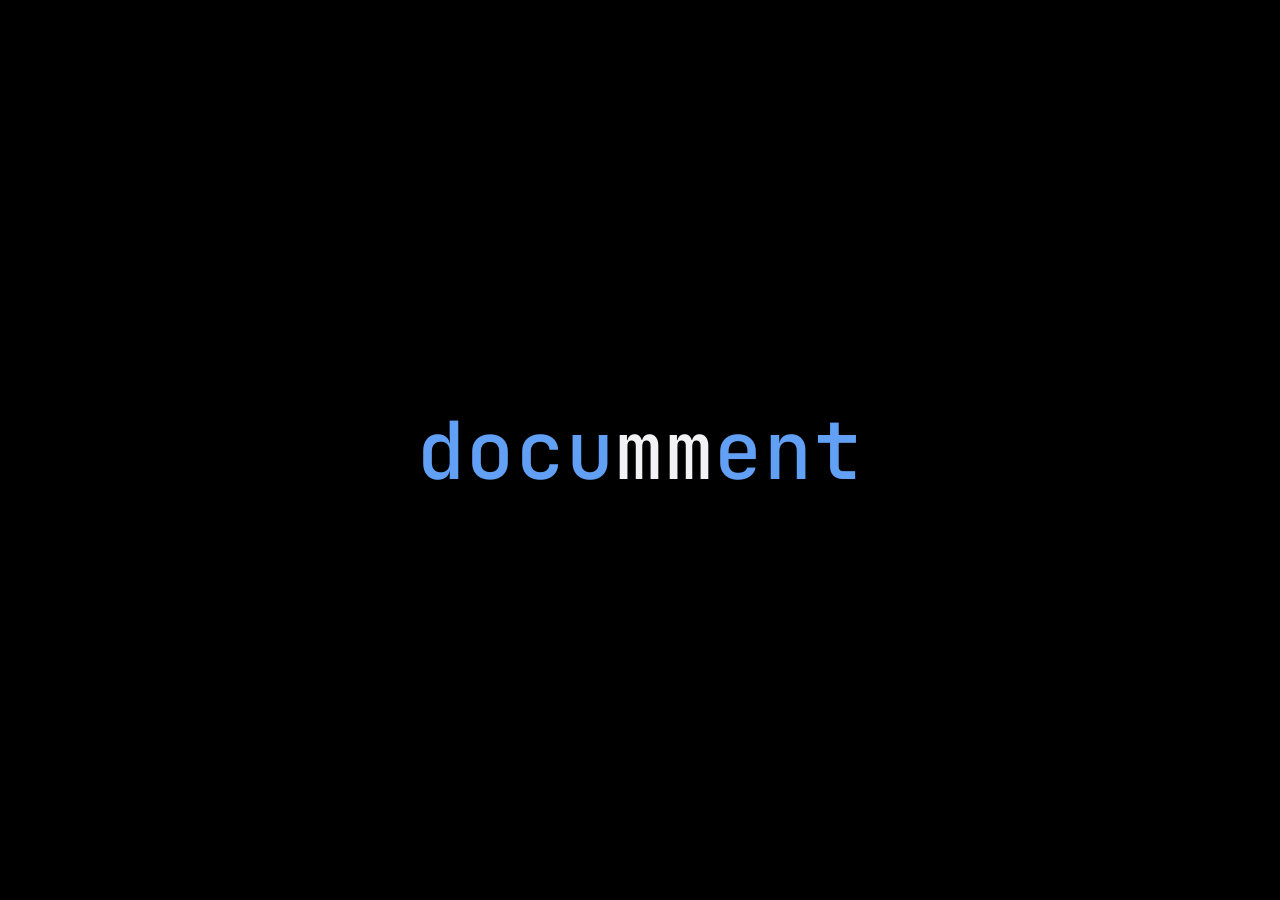
<file: index.html>
<!doctype html>
<html lang="en">
<head>
  <meta charset="utf-8">
  <meta name="viewport" content="width=device-width, initial-scale=1">
  <title>DocuMMent</title>
  <meta name="theme-color" content="#000000">
  <link rel="icon" type="image/png" href="images/favicon.png">
  <link rel="apple-touch-icon" href="images/apple-touch-icon.png">
  <link rel="preconnect" href="https://fonts.googleapis.com">
  <link rel="preconnect" href="https://fonts.gstatic.com" crossorigin>
  <link href="https://fonts.googleapis.com/css2?family=JetBrains+Mono:wght@500&display=swap" rel="stylesheet">
  <link rel="stylesheet" href="styles.css?v=4">
  <style>
    body { min-height: 100vh; min-height: 100dvh; display: grid; place-items: center; margin: 0; }
    .wordmark { font-size: clamp(2.5rem, 9vw, 5rem); }
  </style>
</head>
<body>
  <h1 class="wordmark" aria-label="DocuMMent">docu<b>mm</b>ent</h1>
</body>
</html>
</file>
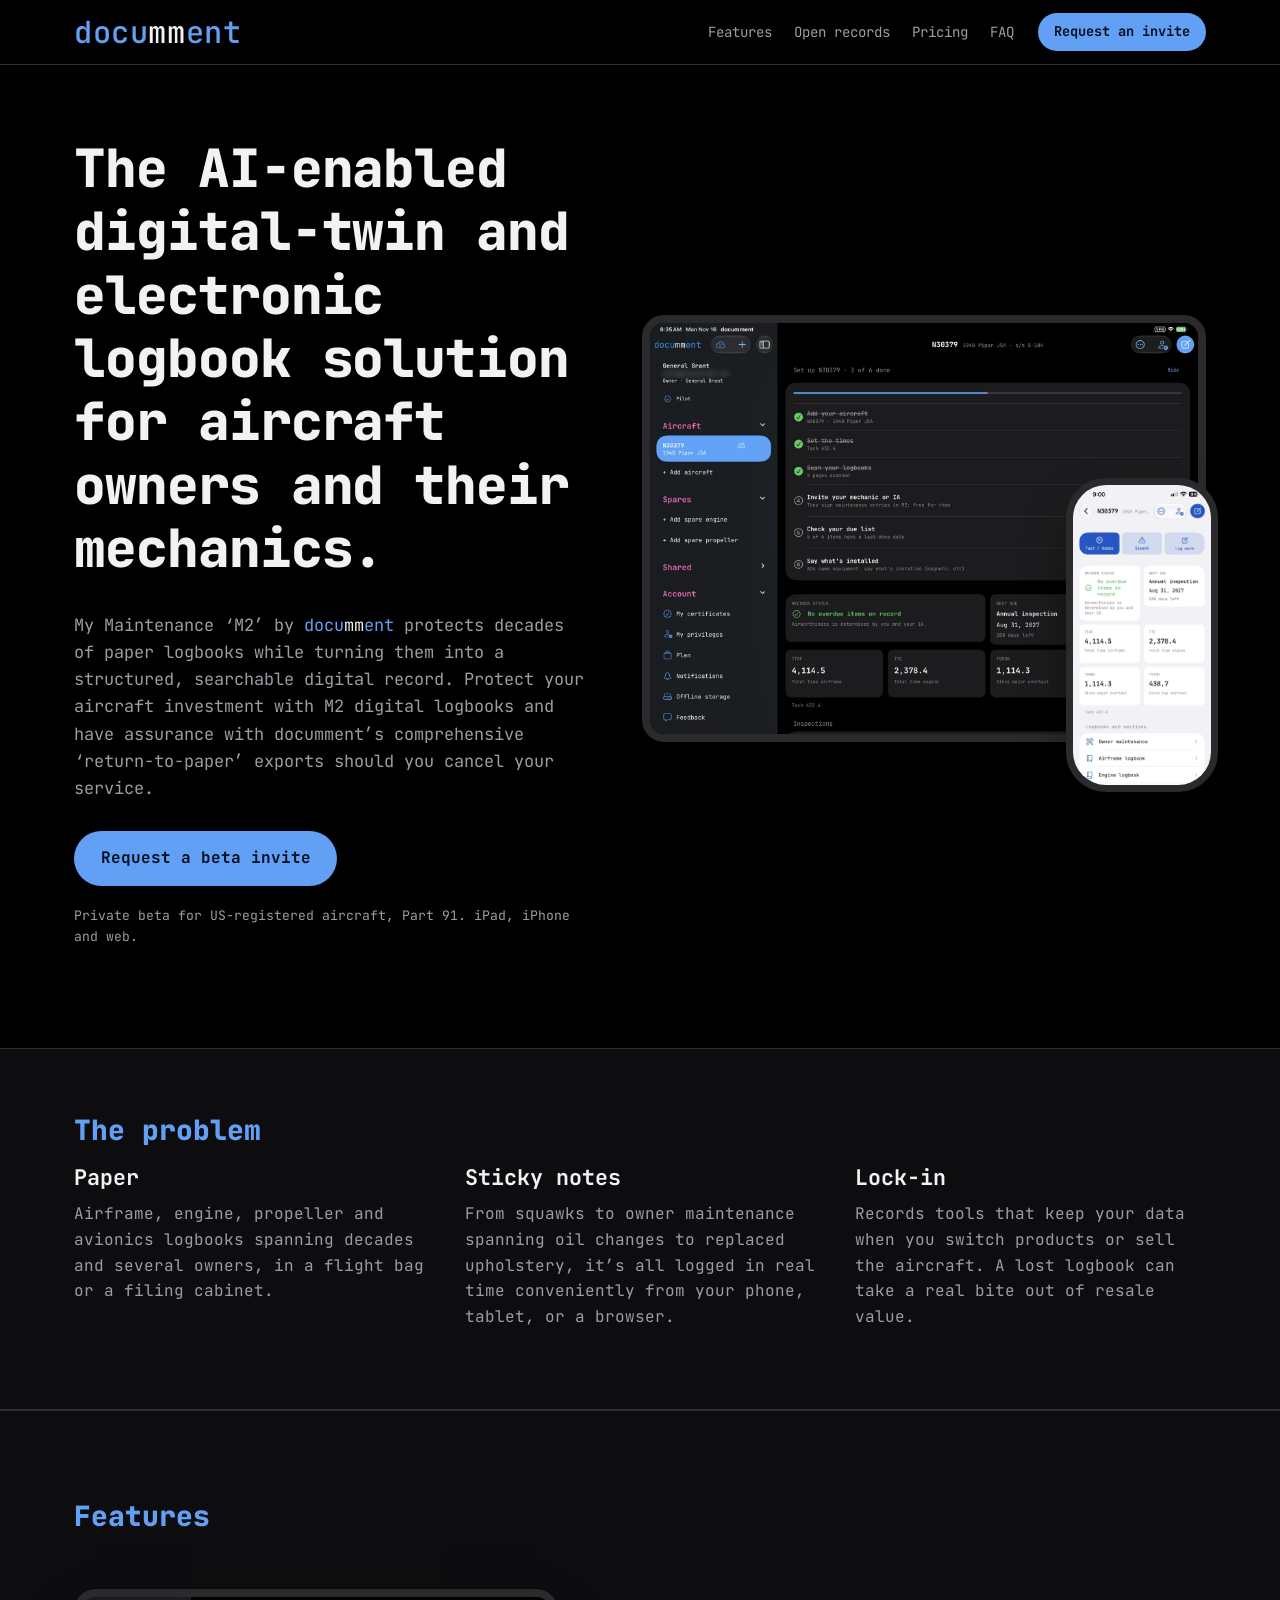
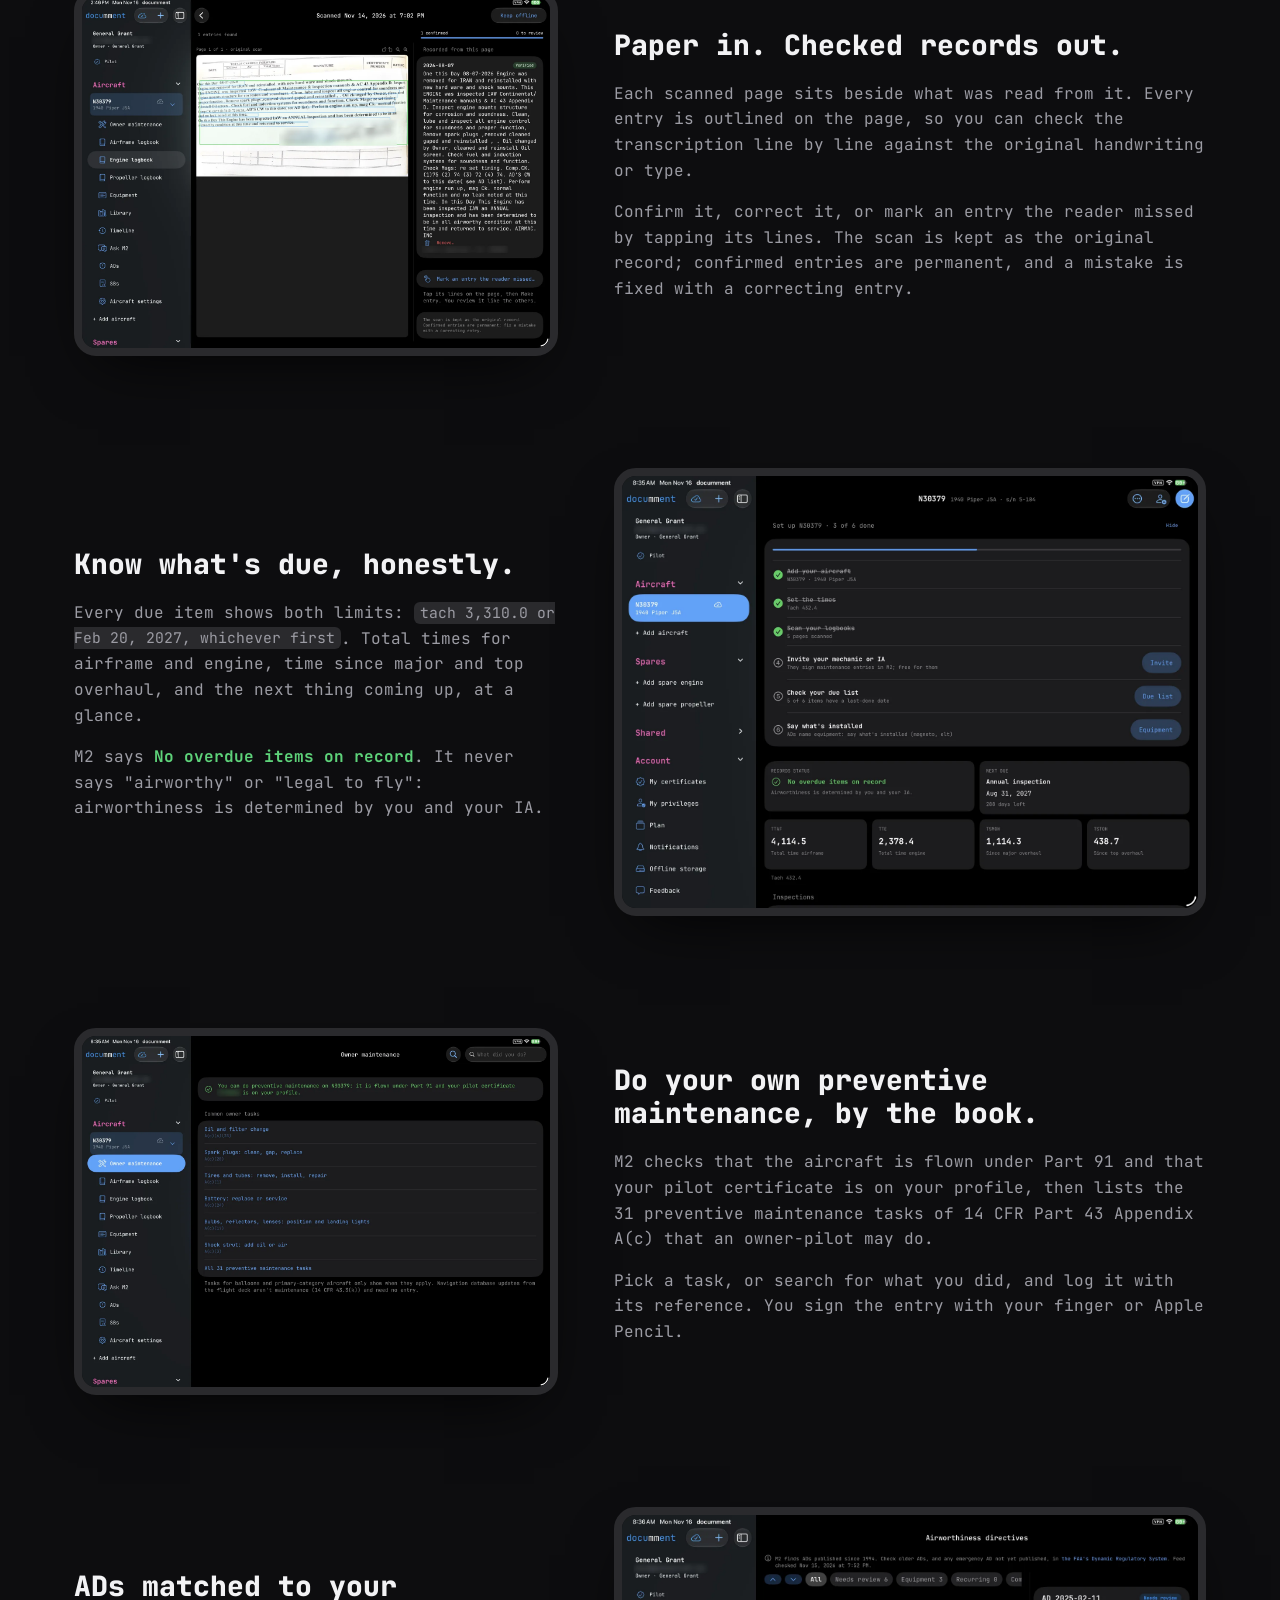
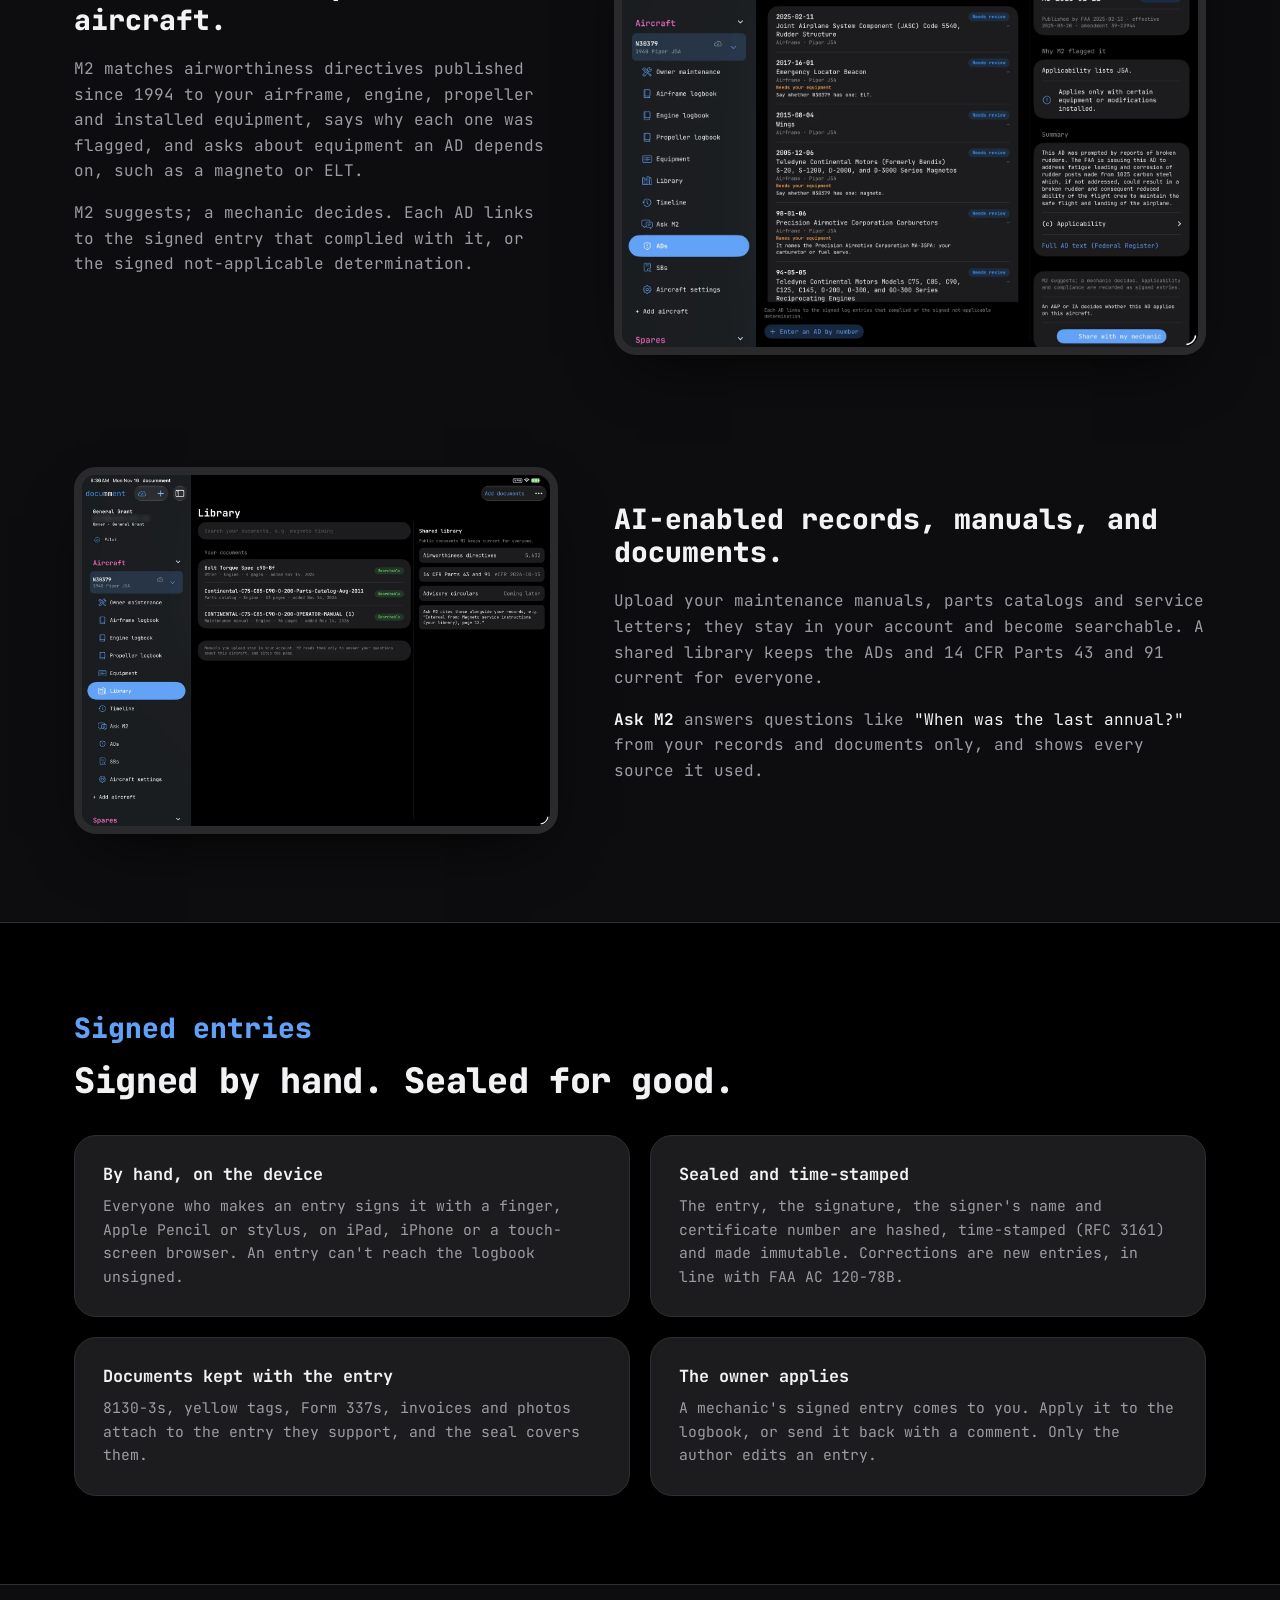
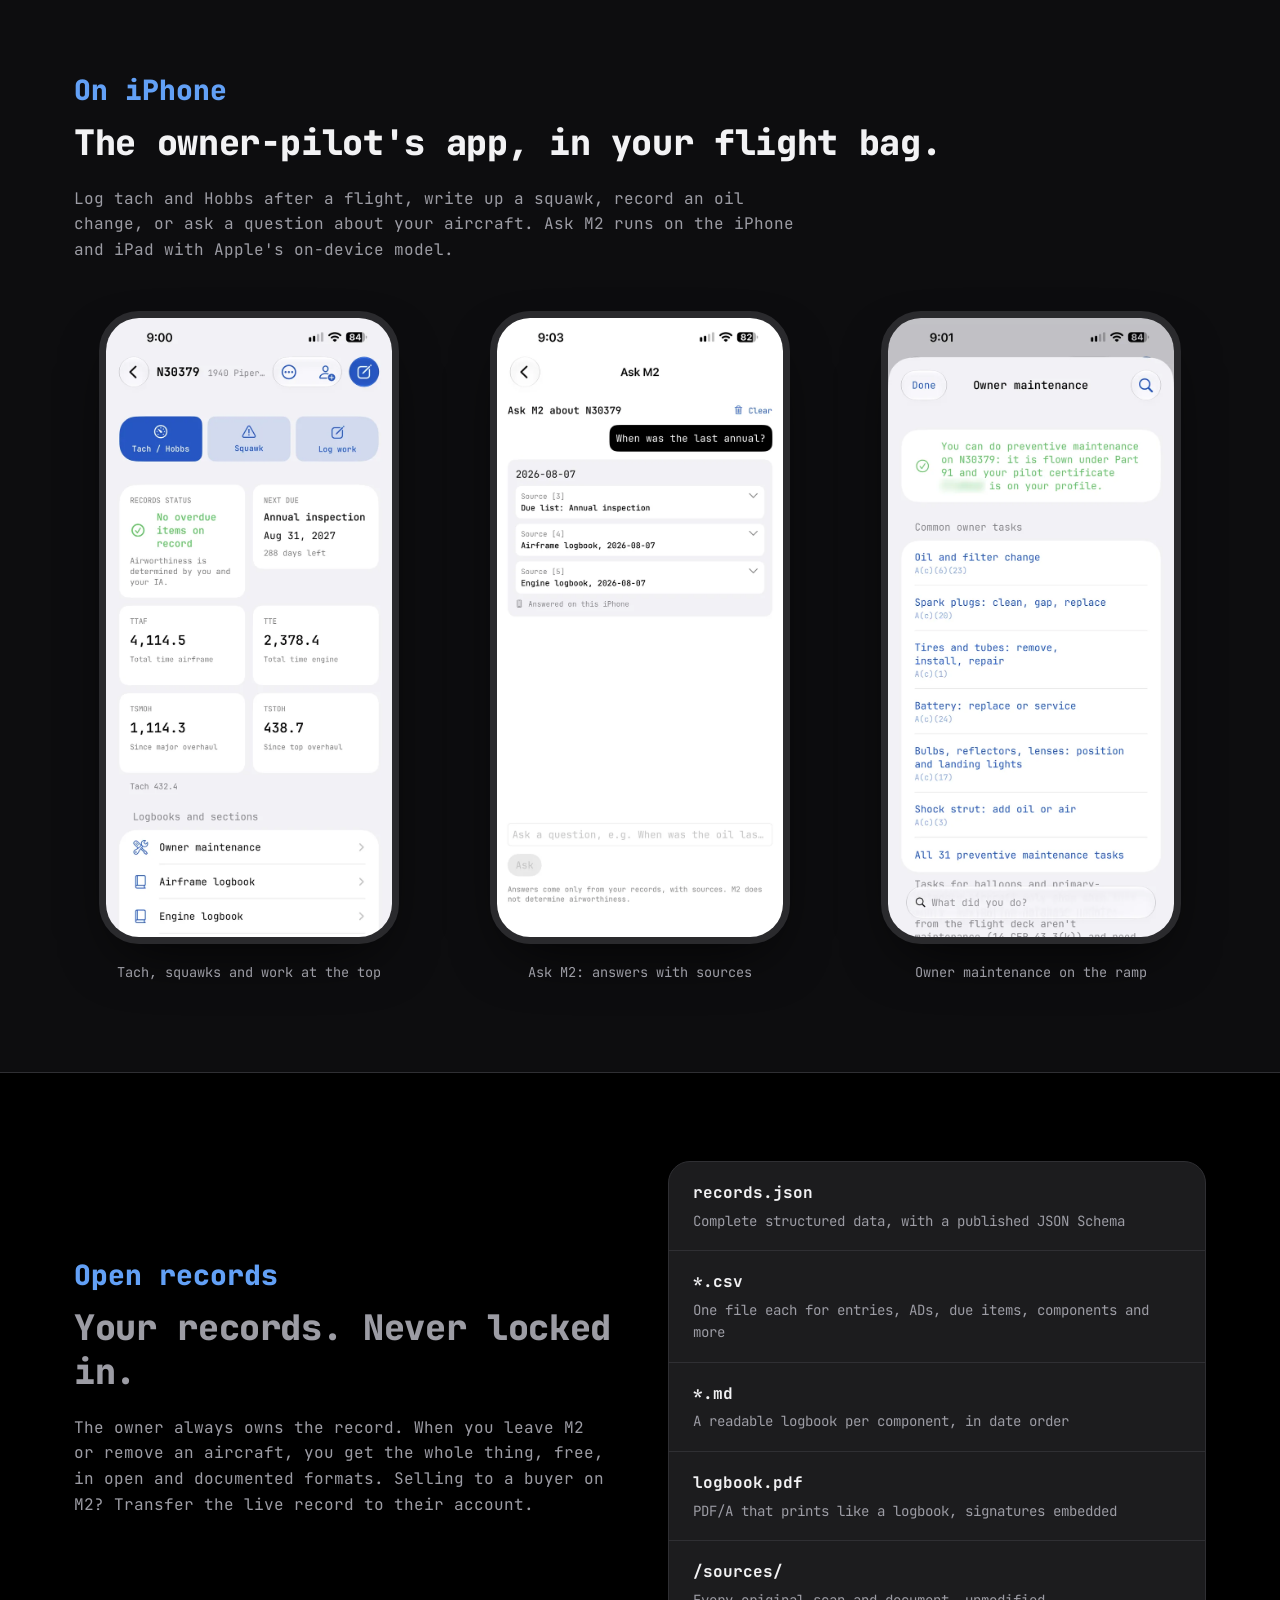
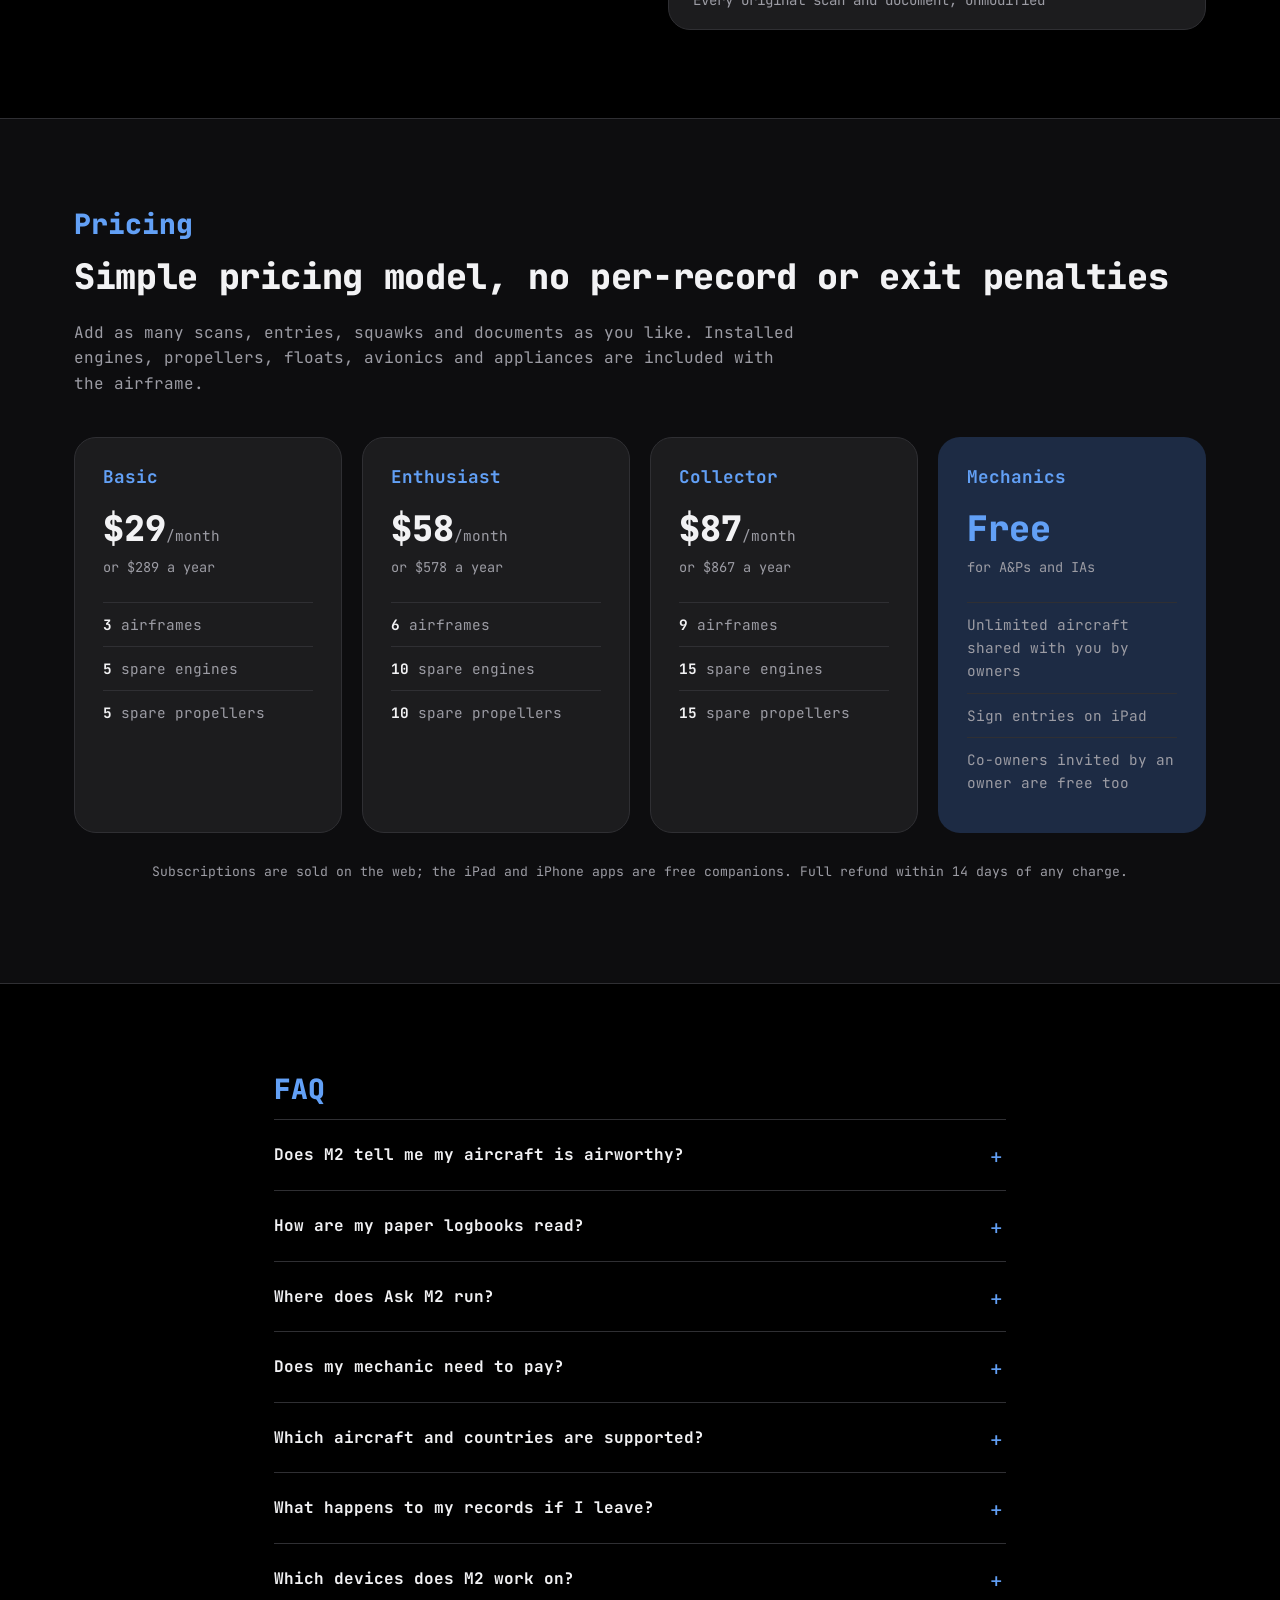
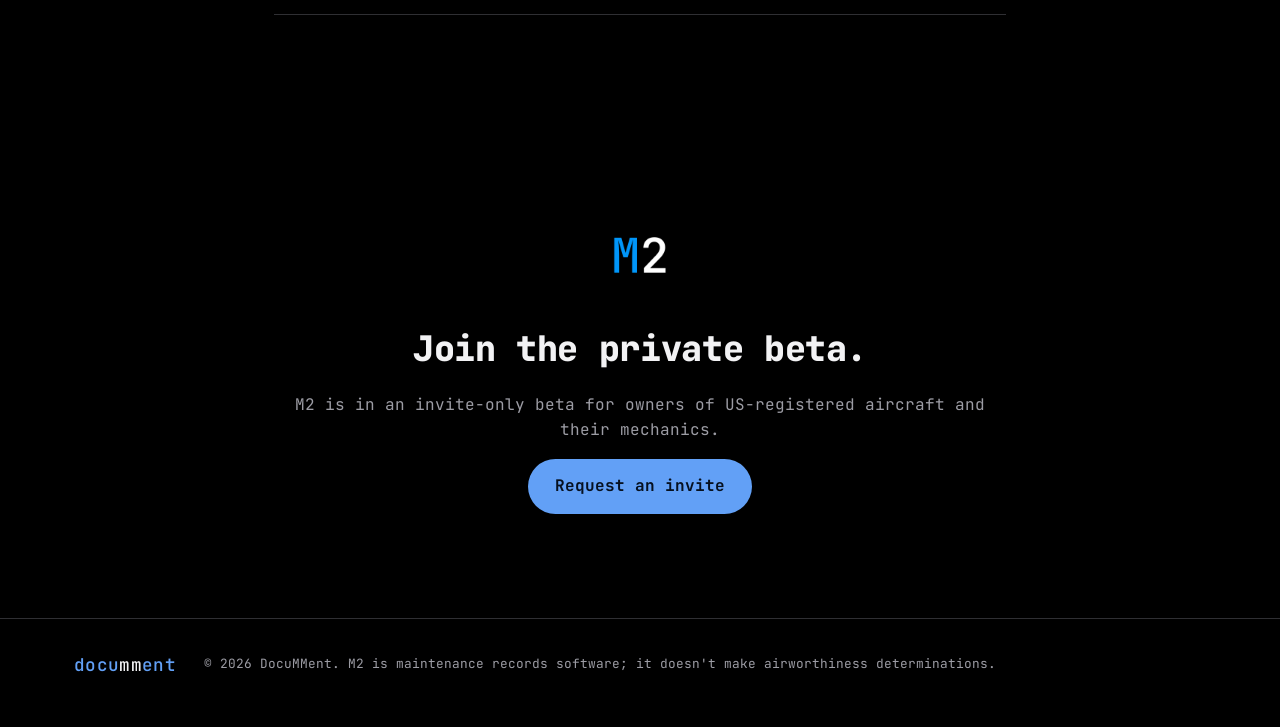
<file: beta/index.html>
<!doctype html>
<html lang="en">
<head>
  <meta charset="utf-8">
  <meta name="viewport" content="width=device-width, initial-scale=1">
  <title>M2 by DocuMMent: aircraft maintenance records</title>
  <meta name="description" content="The AI-enabled digital-twin and electronic logbook solution for aircraft owners and their mechanics. Built for Part 91 owner-operators.">
  <meta name="robots" content="noindex, nofollow">
  <meta name="theme-color" content="#000000">
  <meta property="og:title" content="M2 by DocuMMent">
  <meta property="og:description" content="The AI-enabled digital-twin and electronic logbook solution for aircraft owners and their mechanics. Built for Part 91 owner-operators.">
  <meta property="og:type" content="website">
  <meta property="og:url" content="https://www.documment.com/beta/">
  <meta property="og:image" content="https://www.documment.com/images/ipad-dashboard.webp">
  <link rel="icon" type="image/png" href="../images/favicon.png">
  <link rel="apple-touch-icon" href="../images/apple-touch-icon.png">
  <link rel="preconnect" href="https://fonts.googleapis.com">
  <link rel="preconnect" href="https://fonts.gstatic.com" crossorigin>
  <link href="https://fonts.googleapis.com/css2?family=JetBrains+Mono:wght@400;500;700;800&display=swap" rel="stylesheet">
  <link rel="stylesheet" href="../styles.css?v=4">
</head>
<body>

<header class="nav">
  <div class="wrap nav-inner">
    <a class="wordmark" href="#top" aria-label="DocuMMent home">docu<b>mm</b>ent</a>
    <nav class="nav-links" aria-label="Sections">
      <a href="#features">Features</a>
      <a href="#open">Open records</a>
      <a href="#pricing">Pricing</a>
      <a href="#faq">FAQ</a>
    </nav>
    <a class="btn btn-small" href="mailto:hello@documment.com?subject=M2%20private%20beta">Request an invite</a>
  </div>
</header>

<main id="top">

  <!-- Hero -->
  <section class="hero">
    <div class="wrap hero-grid">
      <div class="hero-copy">
        <h1>The AI-enabled digital-twin and electronic logbook solution for aircraft owners and their mechanics.</h1>
        <p class="lede">My Maintenance ‘M2’ by <span class="brand">docu<b>mm</b>ent</span> protects decades of paper logbooks while turning them into a structured, searchable digital record. Protect your aircraft investment with M2 digital logbooks and have assurance with documment’s comprehensive ‘return-to-paper’ exports should you cancel your service.</p>
        <div class="hero-actions">
          <a class="btn" href="mailto:hello@documment.com?subject=M2%20private%20beta">Request a beta invite</a>
        </div>
        <p class="fine">Private beta for US-registered aircraft, Part 91. iPad, iPhone and web.</p>
      </div>
      <div class="hero-devices" aria-hidden="false">
        <img class="device ipad" src="../images/ipad-dashboard.webp" width="1600" height="1200" alt="M2 on iPad: the N30379 dashboard with a setup checklist, records status reading No overdue items on record, next due annual inspection, and total times.">
        <img class="device iphone" src="../images/iphone-dashboard.webp" width="700" height="1517" alt="M2 on iPhone: buttons for Tach / Hobbs, Squawk and Log work above the records status and times.">
      </div>
    </div>
  </section>

  <!-- Problem -->
  <section class="problem">
    <div class="wrap">
      <h2 class="section-label">The problem</h2>
      <div class="problem-grid">
        <div>
          <p class="big">Paper</p>
          <p>Airframe, engine, propeller and avionics logbooks spanning decades and several owners, in a flight bag or a filing cabinet.</p>
        </div>
        <div>
          <p class="big">Sticky notes</p>
          <p>From squawks to owner maintenance spanning oil changes to replaced upholstery, it’s all logged in real time conveniently from your phone, tablet, or a browser.</p>
        </div>
        <div>
          <p class="big">Lock-in</p>
          <p>Records tools that keep your data when you switch products or sell the aircraft. A lost logbook can take a real bite out of resale value.</p>
        </div>
      </div>
    </div>
  </section>

  <!-- Features -->
  <section id="features" class="features">
    <div class="wrap">
      <h2 class="section-label">Features</h2>

      <article class="feature reverse">
        <div class="feature-copy">
          <h3>Paper in. Checked records out.</h3>
          <p>Each scanned page sits beside what was read from it. Every entry is outlined on the page, so you can check the transcription line by line against the original handwriting or type.</p>
          <p>Confirm it, correct it, or mark an entry the reader missed by tapping its lines. The scan is kept as the original record; confirmed entries are permanent, and a mistake is fixed with a correcting entry.</p>
        </div>
        <img class="device ipad" src="../images/ipad-scan-review.webp" width="1600" height="1200" loading="lazy" alt="Scan review on iPad: an engine logbook page with the entry outlined in green, beside the transcribed text of the 2026-08-07 annual inspection entry marked Verified.">
      </article>

      <article class="feature">
        <div class="feature-copy">
          <h3>Know what's due, honestly.</h3>
          <p>Every due item shows both limits: <code>tach 3,310.0 or Feb 20, 2027, whichever first</code>. Total times for airframe and engine, time since major and top overhaul, and the next thing coming up, at a glance.</p>
          <p>M2 says <strong class="ok">No overdue items on record</strong>. It never says "airworthy" or "legal to fly": airworthiness is determined by you and your IA.</p>
        </div>
        <img class="device ipad" src="../images/ipad-dashboard.webp" width="1600" height="1200" loading="lazy" alt="Aircraft dashboard on iPad with the setup checklist, records status, next due item and total times.">
      </article>

      <article class="feature reverse">
        <div class="feature-copy">
          <h3>Do your own preventive maintenance, by the book.</h3>
          <p>M2 checks that the aircraft is flown under Part 91 and that your pilot certificate is on your profile, then lists the 31 preventive maintenance tasks of 14 CFR Part 43 Appendix A(c) that an owner-pilot may do.</p>
          <p>Pick a task, or search for what you did, and log it with its reference. You sign the entry with your finger or Apple Pencil.</p>
        </div>
        <img class="device ipad" src="../images/ipad-owner-maintenance.webp" width="1600" height="1200" loading="lazy" alt="Owner maintenance on iPad: confirmation that the owner can do preventive maintenance, and common tasks such as oil and filter change with their Part 43 Appendix A(c) references.">
      </article>

      <article class="feature">
        <div class="feature-copy">
          <h3>ADs matched to your aircraft.</h3>
          <p>M2 matches airworthiness directives published since 1994 to your airframe, engine, propeller and installed equipment, says why each one was flagged, and asks about equipment an AD depends on, such as a magneto or ELT.</p>
          <p>M2 suggests; a mechanic decides. Each AD links to the signed entry that complied with it, or the signed not-applicable determination.</p>
        </div>
        <img class="device ipad" src="../images/ipad-ads.webp" width="1600" height="1200" loading="lazy" alt="Airworthiness directives on iPad: a list of ADs marked Needs review, with a detail panel explaining why M2 flagged AD 2025-02-11.">
      </article>

      <article class="feature reverse">
        <div class="feature-copy">
          <h3>AI-enabled records, manuals, and documents.</h3>
          <p>Upload your maintenance manuals, parts catalogs and service letters; they stay in your account and become searchable. A shared library keeps the ADs and 14 CFR Parts 43 and 91 current for everyone.</p>
          <p><strong>Ask M2</strong> answers questions like <em>"When was the last annual?"</em> from your records and documents only, and shows every source it used.</p>
        </div>
        <img class="device ipad" src="../images/ipad-library.webp" width="1600" height="1200" loading="lazy" alt="Library on iPad: the owner's searchable engine manuals and a shared library of 5,632 airworthiness directives and 14 CFR Parts 43 and 91.">
      </article>
    </div>
  </section>

  <!-- Signing -->
  <section class="signing">
    <div class="wrap">
      <h2 class="section-label">Signed entries</h2>
      <p class="section-title">Signed by hand. Sealed for good.</p>
      <div class="card-grid">
        <div class="card">
          <h3>By hand, on the device</h3>
          <p>Everyone who makes an entry signs it with a finger, Apple Pencil or stylus, on iPad, iPhone or a touch-screen browser. An entry can't reach the logbook unsigned.</p>
        </div>
        <div class="card">
          <h3>Sealed and time-stamped</h3>
          <p>The entry, the signature, the signer's name and certificate number are hashed, time-stamped (RFC 3161) and made immutable. Corrections are new entries, in line with FAA AC 120-78B.</p>
        </div>
        <div class="card">
          <h3>Documents kept with the entry</h3>
          <p>8130-3s, yellow tags, Form 337s, invoices and photos attach to the entry they support, and the seal covers them.</p>
        </div>
        <div class="card">
          <h3>The owner applies</h3>
          <p>A mechanic's signed entry comes to you. Apply it to the logbook, or send it back with a comment. Only the author edits an entry.</p>
        </div>
      </div>
    </div>
  </section>

  <!-- iPhone -->
  <section class="phones">
    <div class="wrap">
      <h2 class="section-label">On iPhone</h2>
      <p class="section-title">The owner-pilot's app, in your flight bag.</p>
      <p class="section-intro">Log tach and Hobbs after a flight, write up a squawk, record an oil change, or ask a question about your aircraft. Ask M2 runs on the iPhone and iPad with Apple's on-device model.</p>
      <div class="phone-row">
        <figure>
          <img class="device iphone" src="../images/iphone-dashboard.webp" width="700" height="1517" loading="lazy" alt="iPhone aircraft dashboard with Tach / Hobbs, Squawk and Log work buttons.">
          <figcaption>Tach, squawks and work at the top</figcaption>
        </figure>
        <figure>
          <img class="device iphone" src="../images/iphone-ask-m2.webp" width="700" height="1517" loading="lazy" alt="Ask M2 on iPhone answering when the last annual was, with three cited sources and the note Answered on this iPhone.">
          <figcaption>Ask M2: answers with sources</figcaption>
        </figure>
        <figure>
          <img class="device iphone" src="../images/iphone-owner-maintenance.webp" width="700" height="1517" loading="lazy" alt="Owner maintenance on iPhone listing common preventive maintenance tasks.">
          <figcaption>Owner maintenance on the ramp</figcaption>
        </figure>
      </div>
    </div>
  </section>

  <!-- Open -->
  <section id="open" class="open">
    <div class="wrap open-grid">
      <div>
        <h2 class="section-label">Open records</h2>
        <p class="section-title">Your records. Never locked in.</p>
        <p>The owner always owns the record. When you leave M2 or remove an aircraft, you get the whole thing, free, in open and documented formats. Selling to a buyer on M2? Transfer the live record to their account.</p>
      </div>
      <ul class="export-list" aria-label="What's in a records export">
        <li><code>records.json</code><span>Complete structured data, with a published JSON Schema</span></li>
        <li><code>*.csv</code><span>One file each for entries, ADs, due items, components and more</span></li>
        <li><code>*.md</code><span>A readable logbook per component, in date order</span></li>
        <li><code>logbook.pdf</code><span>PDF/A that prints like a logbook, signatures embedded</span></li>
        <li><code>/sources/</code><span>Every original scan and document, unmodified</span></li>
      </ul>
    </div>
  </section>

  <!-- Pricing -->
  <section id="pricing" class="pricing">
    <div class="wrap">
      <h2 class="section-label">Pricing</h2>
      <p class="section-title">Simple pricing model, no per-record or exit penalties</p>
      <p class="section-intro">Add as many scans, entries, squawks and documents as you like. Installed engines, propellers, floats, avionics and appliances are included with the airframe.</p>
      <div class="plans">
        <div class="plan">
          <h3>Basic</h3>
          <p class="price">$29<span>/month</span></p>
          <p class="price-alt">or $289 a year</p>
          <ul>
            <li><b>3</b> airframes</li>
            <li><b>5</b> spare engines</li>
            <li><b>5</b> spare propellers</li>
          </ul>
        </div>
        <div class="plan">
          <h3>Enthusiast</h3>
          <p class="price">$58<span>/month</span></p>
          <p class="price-alt">or $578 a year</p>
          <ul>
            <li><b>6</b> airframes</li>
            <li><b>10</b> spare engines</li>
            <li><b>10</b> spare propellers</li>
          </ul>
        </div>
        <div class="plan">
          <h3>Collector</h3>
          <p class="price">$87<span>/month</span></p>
          <p class="price-alt">or $867 a year</p>
          <ul>
            <li><b>9</b> airframes</li>
            <li><b>15</b> spare engines</li>
            <li><b>15</b> spare propellers</li>
          </ul>
        </div>
        <div class="plan plan-free">
          <h3>Mechanics</h3>
          <p class="price">Free</p>
          <p class="price-alt">for A&amp;Ps and IAs</p>
          <ul>
            <li>Unlimited aircraft shared with you by owners</li>
            <li>Sign entries on iPad</li>
            <li>Co-owners invited by an owner are free too</li>
          </ul>
        </div>
      </div>
      <p class="fine center">Subscriptions are sold on the web; the iPad and iPhone apps are free companions. Full refund within 14 days of any charge.</p>
    </div>
  </section>

  <!-- FAQ -->
  <section id="faq" class="faq">
    <div class="wrap narrow">
      <h2 class="section-label">FAQ</h2>
      <details>
        <summary>Does M2 tell me my aircraft is airworthy?</summary>
        <p>No. M2 tells you what's on record, and whether anything on record is overdue. Airworthiness is determined by you and your mechanic or IA. M2's AI drafts, finds and cites; a person decides and signs.</p>
      </details>
      <details>
        <summary>How are my paper logbooks read?</summary>
        <p>Pages you scan are read on M2's server by AI, which proposes each entry and the part of the page it came from. You or your mechanic check each one against the page before it's confirmed. The scan itself is never altered and is kept as the record of what the paper said.</p>
      </details>
      <details>
        <summary>Where does Ask M2 run?</summary>
        <p>On your iPad or iPhone, with Apple's on-device model. Answers come only from your records and documents, with their sources listed.</p>
      </details>
      <details>
        <summary>Does my mechanic need to pay?</summary>
        <p>No. A&amp;Ps and IAs who work on aircraft shared with them have free accounts, with no limit on invitations. A mechanic who wants to manage their own aircraft chooses a plan like any owner.</p>
      </details>
      <details>
        <summary>Which aircraft and countries are supported?</summary>
        <p>The private beta is for US-registered aircraft operated under Part 91, including experimental and light-sport aircraft with condition inspections. Canada is next; the data model is built for other registries later.</p>
      </details>
      <details>
        <summary>What happens to my records if I leave?</summary>
        <p>Close your account or remove an aircraft and the records become read-only for 30 days, during which you can download the full export package, free. Sold the aircraft to someone on M2? Transfer the record to them instead.</p>
      </details>
      <details>
        <summary>Which devices does M2 work on?</summary>
        <p>iPad and the web for the full app, including mechanic signing; iPhone for the owner-pilot's everyday tasks. The iPad works offline for reading records and quick entries and syncs later.</p>
      </details>
    </div>
  </section>

  <!-- CTA -->
  <section class="cta">
    <div class="wrap center">
      <img src="../images/icon-512.png" alt="M2 app icon" width="96" height="96" class="cta-icon">
      <p class="section-title">Join the private beta.</p>
      <p class="section-intro">M2 is in an invite-only beta for owners of US-registered aircraft and their mechanics.</p>
      <a class="btn" href="mailto:hello@documment.com?subject=M2%20private%20beta">Request an invite</a>
    </div>
  </section>
</main>

<footer class="footer">
  <div class="wrap footer-inner">
    <span class="wordmark small">docu<b>mm</b>ent</span>
    <span>© 2026 DocuMMent. M2 is maintenance records software; it doesn't make airworthiness determinations.</span>
  </div>
</footer>

</body>
</html>
</file>
<file: styles.css>
/* Dark is the default for every visitor. The light palette below is kept
   for later; nothing sets data-theme="light", so it stays inactive. */
:root {
  --bg: #000000;
  --bg-alt: #0d0d0f;
  --surface: #1c1c1e;
  --surface-2: #2a2a2d;
  --border: #2f2f33;
  --text: #f2f2f4;
  --muted: #9c9ca4;
  --blue: #62a0f6;
  --blue-soft: #1d2b44;
  --on-blue: #06101f;
  --pink: #ff5cb8;
  --green: #5ed37a;
  --frame: #2a2a2d;
  --shadow: 0 24px 60px -24px rgba(0, 0, 0, 0.9);
  color-scheme: dark;
}

:root[data-theme="light"] {
  --bg: #f2f2f7;
  --bg-alt: #ffffff;
  --surface: #ffffff;
  --surface-2: #e9e9ef;
  --border: #d9d9e0;
  --text: #0b0b0d;
  --muted: #5d5d66;
  --blue: #2557c4;
  --blue-soft: #dce5fa;
  --on-blue: #ffffff;
  --pink: #b02a74;
  --green: #2a8a45;
  --frame: #1a1a1c;
  --shadow: 0 24px 60px -24px rgba(20, 30, 60, 0.35);
  color-scheme: light;
}

*, *::before, *::after { box-sizing: border-box; }

html { scroll-behavior: smooth; scroll-padding-top: 72px; }

body {
  margin: 0;
  background: var(--bg);
  color: var(--text);
  font-family: "JetBrains Mono", ui-monospace, SFMono-Regular, Menlo, monospace;
  font-size: 16px;
  line-height: 1.6;
  -webkit-font-smoothing: antialiased;
}

img { max-width: 100%; height: auto; display: block; }
a { color: var(--blue); }
code { font-family: inherit; font-size: 0.92em; background: var(--surface-2); padding: 0.1em 0.4em; border-radius: 6px; }
h1, h2, h3 { line-height: 1.2; margin: 0; }
p { margin: 0 0 1em; }

.wrap { max-width: 1180px; margin: 0 auto; padding: 0 24px; }
.wrap.narrow { max-width: 780px; }
.center { text-align: center; }
.fine { font-size: 0.82rem; color: var(--muted); }

/* Wordmark: docu + mm + ent, as in the app */
.wordmark { font-weight: 500; font-size: 1.9rem; letter-spacing: 0.02em; color: var(--blue); text-decoration: none; }
.wordmark b { color: var(--text); font-weight: 500; }
.brand { color: var(--blue); }
.brand b { color: var(--text); font-weight: inherit; }
.wordmark.small { font-size: 1.1rem; }

/* Buttons */
.btn {
  display: inline-block;
  background: var(--blue);
  color: var(--on-blue);
  text-decoration: none;
  font-weight: 700;
  padding: 0.85em 1.6em;
  border-radius: 999px;
  border: 1px solid transparent;
  transition: transform 0.15s ease, filter 0.15s ease;
}
.btn:hover { filter: brightness(1.08); transform: translateY(-1px); }
.btn:focus-visible { outline: 3px solid var(--blue-soft); outline-offset: 2px; }
.btn-ghost { background: var(--blue-soft); color: var(--blue); }
.btn-small { padding: 0.55em 1.1em; font-size: 0.85rem; }

/* Nav */
.nav {
  position: sticky;
  top: 0;
  z-index: 10;
  background: color-mix(in srgb, var(--bg) 82%, transparent);
  backdrop-filter: saturate(1.6) blur(14px);
  -webkit-backdrop-filter: saturate(1.6) blur(14px);
  border-bottom: 1px solid var(--border);
}
.nav-inner { display: flex; align-items: center; gap: 24px; height: 64px; }
.nav-links { display: flex; gap: 22px; margin-left: auto; }
.nav-links a { color: var(--muted); text-decoration: none; font-size: 0.88rem; }
.nav-links a:hover { color: var(--text); }

/* Devices */
.device { border-radius: 22px; border: 8px solid var(--frame); box-shadow: var(--shadow); background: #000; }
.device.iphone { border-radius: 40px; border-width: 7px; }

/* Hero */
.hero { padding: 72px 0 88px; overflow: hidden; }
.hero-grid { display: grid; grid-template-columns: 1fr 1.1fr; gap: 56px; align-items: center; }
.hero h1 { font-size: clamp(2rem, 4.4vw, 3.3rem); font-weight: 800; letter-spacing: -0.02em; margin-bottom: 0.6em; }
.lede { font-size: 1.06rem; color: var(--muted); max-width: 36em; }
.hero-actions { display: flex; flex-wrap: wrap; gap: 12px; margin: 1.8em 0 1.2em; }
.hero-devices { position: relative; padding-bottom: 40px; }
.hero-devices .ipad { width: 100%; }
.hero-devices .iphone { position: absolute; width: 27%; right: -12px; bottom: -10px; }

/* Sections */
section { padding: 88px 0; }
.section-label { color: var(--blue); font-size: 1.75rem; font-weight: 800; margin-bottom: 0.5em; }
.section-title { font-size: clamp(1.5rem, 3vw, 2.2rem); font-weight: 800; letter-spacing: -0.01em; line-height: 1.25; margin-bottom: 0.6em; }
.section-intro { color: var(--muted); max-width: 46em; }
.center .section-intro { margin-left: auto; margin-right: auto; }

.problem { background: var(--bg-alt); border-block: 1px solid var(--border); padding: 64px 0; }
.problem-grid { display: grid; grid-template-columns: repeat(3, 1fr); gap: 40px; }
.problem-grid p { color: var(--muted); }
.problem-grid .big { color: var(--text); font-size: 1.35rem; font-weight: 700; margin-bottom: 0.3em; }

.steps { list-style: none; padding: 0; margin: 40px 0 0; display: grid; grid-template-columns: repeat(4, 1fr); gap: 20px; }
.steps li { background: var(--surface); border: 1px solid var(--border); border-radius: 22px; padding: 26px; }
.steps h3 { font-size: 1.05rem; margin: 14px 0 10px; }
.steps p { color: var(--muted); font-size: 0.9rem; margin: 0; }
.step-n {
  display: inline-grid; place-items: center;
  width: 34px; height: 34px; border-radius: 50%;
  border: 2px solid var(--muted); color: var(--muted); font-weight: 700;
}

.features { background: var(--bg-alt); border-block: 1px solid var(--border); }
.feature { display: grid; grid-template-columns: 0.9fr 1.1fr; gap: 56px; align-items: center; margin-top: 56px; }
.feature + .feature { margin-top: 112px; }
.feature.reverse .feature-copy { order: 2; }
.feature h3 { font-size: clamp(1.3rem, 2.4vw, 1.75rem); font-weight: 800; margin-bottom: 0.7em; }
.feature p { color: var(--muted); }
.feature strong { color: var(--text); font-weight: 700; }
.feature strong.ok { color: var(--green); font-weight: 700; }
.feature em { color: var(--text); font-style: normal; }

.card-grid { display: grid; grid-template-columns: repeat(2, 1fr); gap: 20px; margin-top: 32px; }
.card { background: var(--surface); border: 1px solid var(--border); border-radius: 22px; padding: 28px; }
.card h3 { font-size: 1.05rem; margin-bottom: 0.6em; }
.card p { color: var(--muted); font-size: 0.92rem; margin: 0; }

.phones { background: var(--bg-alt); border-block: 1px solid var(--border); }
.phone-row { display: grid; grid-template-columns: repeat(3, 1fr); gap: 40px; margin-top: 48px; }
.phone-row figure { margin: 0; }
.phone-row img { width: 100%; max-width: 300px; margin: 0 auto; }
.phone-row figcaption { text-align: center; color: var(--muted); font-size: 0.85rem; margin-top: 18px; }

.open-grid { display: grid; grid-template-columns: 1fr 1fr; gap: 56px; align-items: center; }
.open-grid p { color: var(--muted); }
.export-list { list-style: none; margin: 0; padding: 0; background: var(--surface); border: 1px solid var(--border); border-radius: 22px; }
.export-list li { display: flex; flex-direction: column; gap: 4px; padding: 18px 24px; border-bottom: 1px solid var(--border); }
.export-list li:last-child { border-bottom: 0; }
.export-list code { background: none; padding: 0; color: var(--text); font-weight: 700; font-size: 1rem; }
.export-list span { color: var(--muted); font-size: 0.88rem; }

.pricing { background: var(--bg-alt); border-block: 1px solid var(--border); }
.plans { display: grid; grid-template-columns: repeat(4, 1fr); gap: 20px; margin: 40px 0 28px; }
.plan { background: var(--surface); border: 1px solid var(--border); border-radius: 22px; padding: 28px; display: flex; flex-direction: column; }
.plan h3 { font-size: 1.1rem; color: var(--blue); margin-bottom: 14px; }
.price { font-size: 2.2rem; font-weight: 800; margin: 0; }
.price span { font-size: 0.9rem; font-weight: 400; color: var(--muted); }
.price-alt { color: var(--muted); font-size: 0.85rem; }
.plan ul { list-style: none; padding: 0; margin: 10px 0 0; border-top: 1px solid var(--border); }
.plan li { padding: 10px 0; border-bottom: 1px solid var(--border); font-size: 0.9rem; color: var(--muted); }
.plan li:last-child { border-bottom: 0; }
.plan li b { color: var(--text); }
.plan-free { background: var(--blue-soft); border-color: transparent; }
.plan-free .price { color: var(--blue); }

.faq details { border-bottom: 1px solid var(--border); padding: 4px 0; }
.faq details:first-of-type { border-top: 1px solid var(--border); }
.faq summary { cursor: pointer; list-style: none; padding: 18px 36px 18px 0; font-weight: 700; position: relative; }
.faq summary::-webkit-details-marker { display: none; }
.faq summary::after { content: "+"; position: absolute; right: 4px; top: 16px; color: var(--blue); font-size: 1.3rem; font-weight: 400; }
.faq details[open] summary::after { content: "–"; }
.faq summary:focus-visible { outline: 2px solid var(--blue); outline-offset: 2px; border-radius: 6px; }
.faq details p { color: var(--muted); padding-right: 36px; }

.cta { padding: 104px 0; }
.cta-icon { margin: 0 auto 24px; border-radius: 22px; }

.footer { border-top: 1px solid var(--border); padding: 32px 0 48px; }
.footer-inner { display: flex; flex-wrap: wrap; align-items: center; gap: 12px 28px; color: var(--muted); font-size: 0.8rem; }

/* Responsive */
@media (max-width: 1000px) {
  .steps { grid-template-columns: repeat(2, 1fr); }
  .plans { grid-template-columns: repeat(2, 1fr); }
  .nav-links { display: none; }
  .nav-inner .btn-small { margin-left: auto; }
}

@media (max-width: 820px) {
  section { padding: 64px 0; }
  .hero { padding: 40px 0 64px; }
  .hero-grid, .feature, .open-grid { grid-template-columns: 1fr; gap: 36px; }
  .feature.reverse .feature-copy { order: 0; }
  .feature + .feature { margin-top: 72px; }
  .problem-grid { grid-template-columns: 1fr; gap: 24px; }
  .card-grid { grid-template-columns: 1fr; }
  .phone-row { grid-template-columns: 1fr; gap: 48px; }
  .hero-devices .iphone { right: 0; }
}

@media (max-width: 560px) {
  .wrap { padding: 0 16px; }
  .steps, .plans { grid-template-columns: 1fr; }
  .device { border-width: 5px; border-radius: 14px; }
  .device.iphone { border-width: 4px; border-radius: 26px; }
  .wordmark { font-size: 1.55rem; }
}

@media (prefers-reduced-motion: reduce) {
  html { scroll-behavior: auto; }
  .btn { transition: none; }
}
</file>
